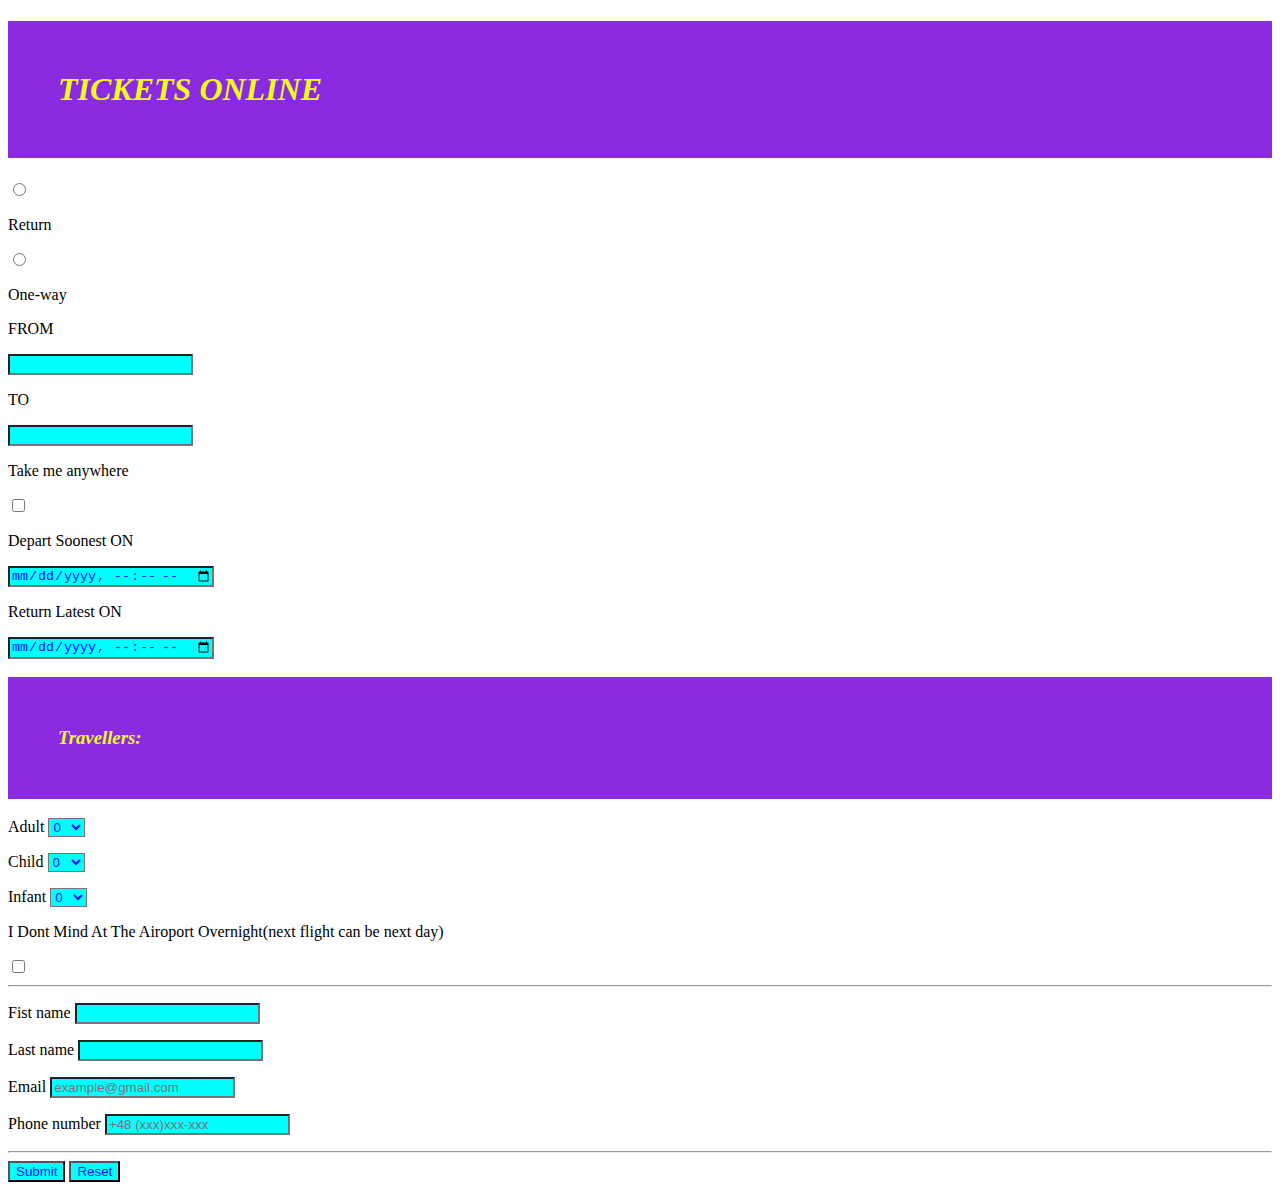
<file: 02/03/index.html>
<!DOCTYPE html>
<html lang="en">
<head>
    <meta charset="UTF-8">
    <meta name="viewport" content="width=device-width, initial-scale=1.0">
    <title>Document</title>
    <link rel="stylesheet" href="style/style.css">
</head>
<body>
    <form>
        <h1 >
            TICKETS ONLINE
        </h1>
        <div>
            <input type="radio" name="delivery" id="Return">
            <p>
                <label for="Return">Return</label>
            </p>
            <input type="radio" name="delivery" id="One-way">
            <p>
                <label for="One-way">One-way</label>
            </p>
        </div>
        <div>
            <p>
                 <label for="FROM">FROM</label>
            </p>
            <input type="text" name="FROM" id="FROM">
            <p>
                <label for="TO">TO</label>
            </p>
            <input type="text" name="TO" id="TO">
        </div>
        <div>
            <p>
                <label for="Take me anywhere">Take me anywhere</label>
            </p>
            <input type="checkbox" name="" id="Take-me-anywhere">
        </div>
        <div>
            <p>
                <label for="Depart Soonest ON">Depart Soonest ON</label>
            </p>
            <input type="datetime-local" name="" id="Depart-Soonest-ON">
        </div>
        <div>
            <p>
                <label for="Return Latest ON">Return Latest ON</label>
            </p>
            <input type="datetime-local" name="ON" id="ON">
        </div>
        
        <h3>
            Travellers:
        </h3>
            <p>
             Adult
            <select name="Adult" id="Adult">
                <option value="0">0</option>
                <option value="01">01</option>
                <option value="02">02</option>
                <option value="03">03</option>
                <option value="04">04</option>
            </select>
           </p>
            <p>
                Child
                <select name="Child" id="Child">
                    <option value="0">0</option>
                    <option value="01">01</option>
                    <option value="02">02</option>
                    <option value="03">03</option>
                    <option value="04">04</option>
                </select>
            </p>
            <p>
                Infant
                <select name="Child" id="Child">
                    <option value="0">0</option>
                    <option value="01">01</option>
                    <option value="02">02</option>
                    <option value="03">03</option>
                    <option value="04">04</option>
                </select>
            </p>
            <div>
                <p>
                    I Dont Mind At The Airoport Overnight(next flight can be next day)
                </p>
                <input type="checkbox" name="Overnight" id="Overnight">
            </div>
            <hr>
            <div>
                <p>
                    <label for="Fist name">Fist name</label>
                    <input type="text" name="Fist name" id="Fist-name">
             </p>
            </div>
            <div>
                <p>
                    <label for="Last name">Last name</label>
                    <input  type="text" name="Last name" id="Last-name">
             </p>
            </div>
            <div>
                <p>
                    <label for="Email">Email</label>
                    <input placeholder="example@gmail.com" type="email" name="Email" id="Email">
                </p>
                <p>
                   <label for="Phone number">Phone number</label>
                    <input placeholder="+48 (xxx)xxx-xxx" type="number" name="Phone number" id="Phone-number">
                </p>
                
                
            </div>
            <hr>
           <div>
            <input type="submit" value="Submit">
            <input type="reset" value="Reset">
           </div>
    </form>
</body>
</html>
</file>
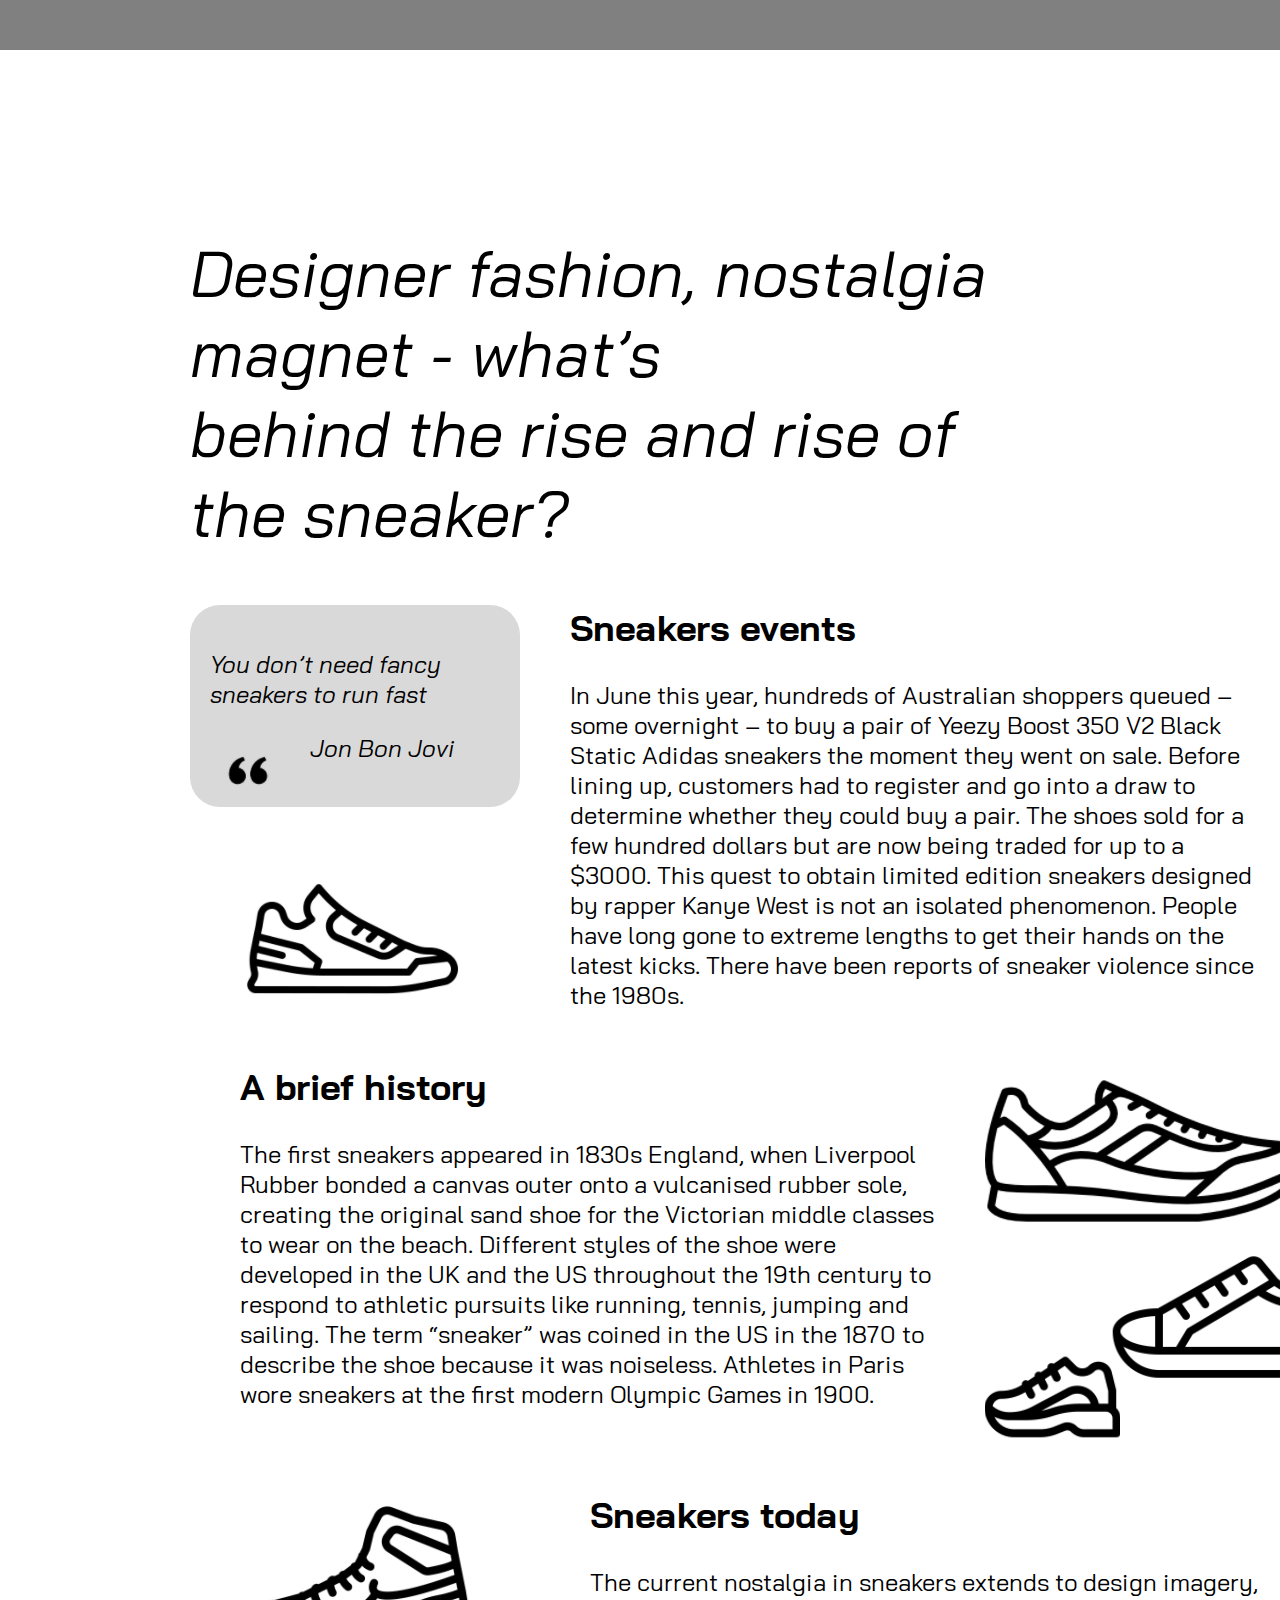
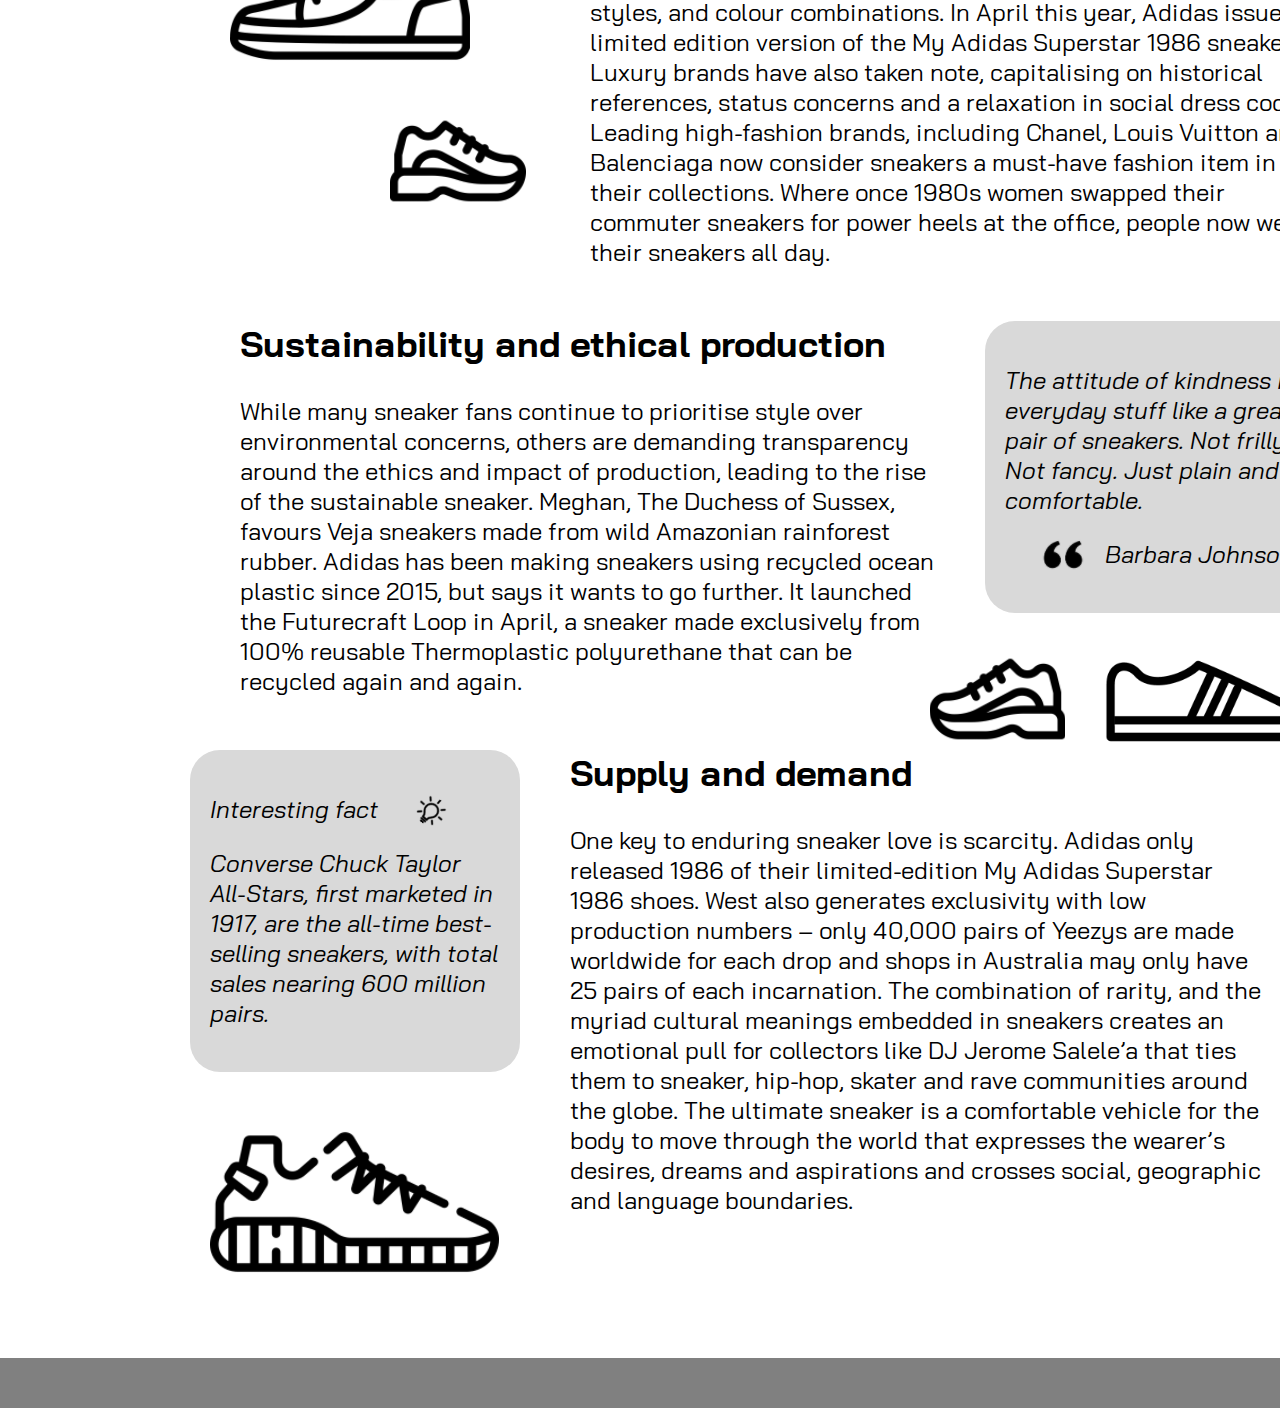
<file: 02/06/index.html>
<!DOCTYPE html>
<html lang="en">
<head>
    <meta charset="UTF-8">
    <meta name="viewport" content="width=device-width, initial-scale=1.0">
    <title>Document</title>
    <link rel="preconnect" href="https://fonts.googleapis.com">
<link rel="preconnect" href="https://fonts.gstatic.com" crossorigin>
<link href="https://fonts.googleapis.com/css2?family=Bai+Jamjuree:ital,wght@0,200;0,300;0,400;0,500;0,600;0,700;1,200;1,300;1,400;1,500;1,600;1,700&family=Inter:wght@100..900&display=swap" rel="stylesheet">
<link rel="stylesheet" href="style/style.css">
</head>
<body>
    <article >
        <div class="title">
            <p>
                <i>
                 Designer fashion, nostalgia <br> magnet - what’s <br>
                 behind the rise and rise of <br> the sneaker?
                </i> 
        </div>
        <div class="oneblock">
            <div class="block">
                <div class="quote">
                    <p>
                        <i>
                          You don’t need fancy sneakers to run fast
                    </i>
                   </p>
                   <p class="authorquote">
                    <i>
                        Jon Bon Jovi
                    </i>
                   </p>
                    <img src="image/image 3.png" alt="quote" width="76px" height="47px">
                </div>
                <div class="sheaker">
                    <img src="image/image 8.png" alt="sheaker" width="225px" height="225px">
                </div>
            </div>
            <div class="onearticle">
                <h2>
                    Sneakers events
                </h2>
                <p>
                    In June this year, hundreds of Australian shoppers queued – some overnight – to buy a pair of Yeezy Boost 350 V2 Black Static Adidas sneakers the moment they went on sale. Before lining up, customers had to register and go into a draw to determine whether they could buy a pair. The shoes sold for a few hundred dollars but are now being traded for up to a $3000. This quest to obtain limited edition sneakers designed by rapper Kanye West is not an isolated phenomenon. People have long gone to extreme lengths to get their hands on the latest kicks. There have been reports of sneaker violence since the 1980s.
                </p>
            </div>
        </div>
        <div class="oneblock">
            <div class="onearticle">
                <h2>
                    A brief history
                </h2>
                <p>
                    The first sneakers appeared in 1830s England, when Liverpool Rubber bonded a canvas outer onto a vulcanised rubber sole, creating the original sand shoe for the Victorian middle classes to wear on the beach. Different styles of the shoe were developed in the UK and the US throughout the 19th century to respond to athletic pursuits like running, tennis, jumping and sailing. The term “sneaker” was coined in the US in the 1870 to describe the shoe because it was noiseless. Athletes in Paris wore sneakers at the first modern Olympic Games in 1900.
                </p>
            </div>
            <div class="block">
                <div class="onesheaker">
                    <img src="image/image 4 (1).png" alt="sheaker" width="312" height="312">
                </div>
                <div class="minisheaker">
                    <img src="image/image 9.png" alt="minisheaker" width="135" height="136">
                </div> 
                <div class="threesheaker">
                    <img src="image/image 7.png" alt="sheaker" width="247" height="244">
                </div>
            </div>
        </div>
        <div class="oneblock">
            <div class="block">
                <div class="imgsheaker">
                      <img src="image/image 5.png" alt="sheaker" width="240px" height="240px">
                </div>
                  <div class="imgtwosheaker">
                    <img src="image/image 6.png" alt="sheaker" width="136px" height="136px">
                  </div>
                <div class="twoarticle">
                    <h2>
                        Sneakers today
                    </h2>
                    <p>
                        The current nostalgia in sneakers extends to design imagery, styles, and colour combinations. In April this year, Adidas issued a limited edition version of the My Adidas Superstar 1986 sneaker.
                        Luxury brands have also taken note, capitalising on historical references, status concerns and a relaxation in social dress codes.
                        Leading high-fashion brands, including Chanel, Louis Vuitton and Balenciaga now consider sneakers a must-have fashion item in their collections. Where once 1980s women swapped their commuter sneakers for power heels at the office, people now wear their sneakers all day.
                    </p>
                </div>
            </div>
        </div>
        <div>
            <div class="oneblock">
                <div class="onearticle">
                        <h2>
                            Sustainability and ethical production
                        </h2>
                        <p>
                            While many sneaker fans continue to prioritise style over environmental concerns, others are demanding transparency around the ethics and impact of production, leading to the rise of the sustainable sneaker. Meghan, The Duchess of Sussex, favours Veja sneakers made from wild Amazonian rainforest rubber. Adidas has been making sneakers using recycled ocean plastic since 2015, but says it wants to go further. It launched the Futurecraft Loop in April, a sneaker made exclusively from 100% reusable Thermoplastic polyurethane that can be recycled again and again.
                        </p>
                </div>
                <div class="block">
                    <div class="quote">
                        <p>
                            <i>
                                The attitude of kindness is everyday stuff like a great pair of sneakers. Not frilly. Not fancy. Just plain and comfortable.
                        </i>
                       </p>
                        <img class="imagequote" src="image/image 3.png" alt="quote" width="76px" height="47px">
                        <p class="authorquote">
                            <i> 
                                Barbara Johnson
                            </i>
                        </p>
                    </div>
                     <div class="imagesheakersone">
                        <img src="image/image 9.png" alt="sheaker" width="135px" height="136px">
                    </div>
                    <div class="imagesheakerstwo">
                        <img src="image/image 10.png" alt="sheaker" width="200px" height="200px">
                    </div>
                </div>
            </div>
            <div class="oneblock">
                <div class="block">
                    <div class="quote">
                        <p class="quotetfakt">
                            <i>
                                Interesting fact
                            </i>
                        </p>
                        <img class="ligth" rotate(45) src="image/image 1.png" alt="ligth" width="42px" height="42px">
                        <p>
                            <i>
                                Converse Chuck Taylor All-Stars, first marketed in 1917, are the all-time best-selling sneakers, with total sales nearing 600 million pairs.
                            </i>
                        </p>
                    </div>
                    <div class="image-sheaker">
                        <img src="image/image 12.png" alt="sheaker" width="289px" height="260px">
                    </div>
                </div>
                <div class="onearticle">
                    <h2>
                        Supply and demand
                    </h2>
                    <p>
                        One key to enduring sneaker love is scarcity. Adidas only released 1986 of their limited-edition My Adidas Superstar 1986 shoes. West also generates exclusivity with low production numbers – only 40,000 pairs of Yeezys are made worldwide for each drop and shops in Australia may only have 25 pairs of each incarnation. The combination of rarity, and the myriad cultural meanings embedded in sneakers creates an emotional pull for collectors like DJ Jerome Salele’a that ties them to sneaker, hip-hop, skater and rave communities around the globe. The ultimate sneaker is a comfortable vehicle for the body to move through the world that expresses the wearer’s desires, dreams and aspirations and crosses social, geographic and language boundaries.
                    </p>
                </div>
            </div>
    </article>
</body>
</html>
</file>
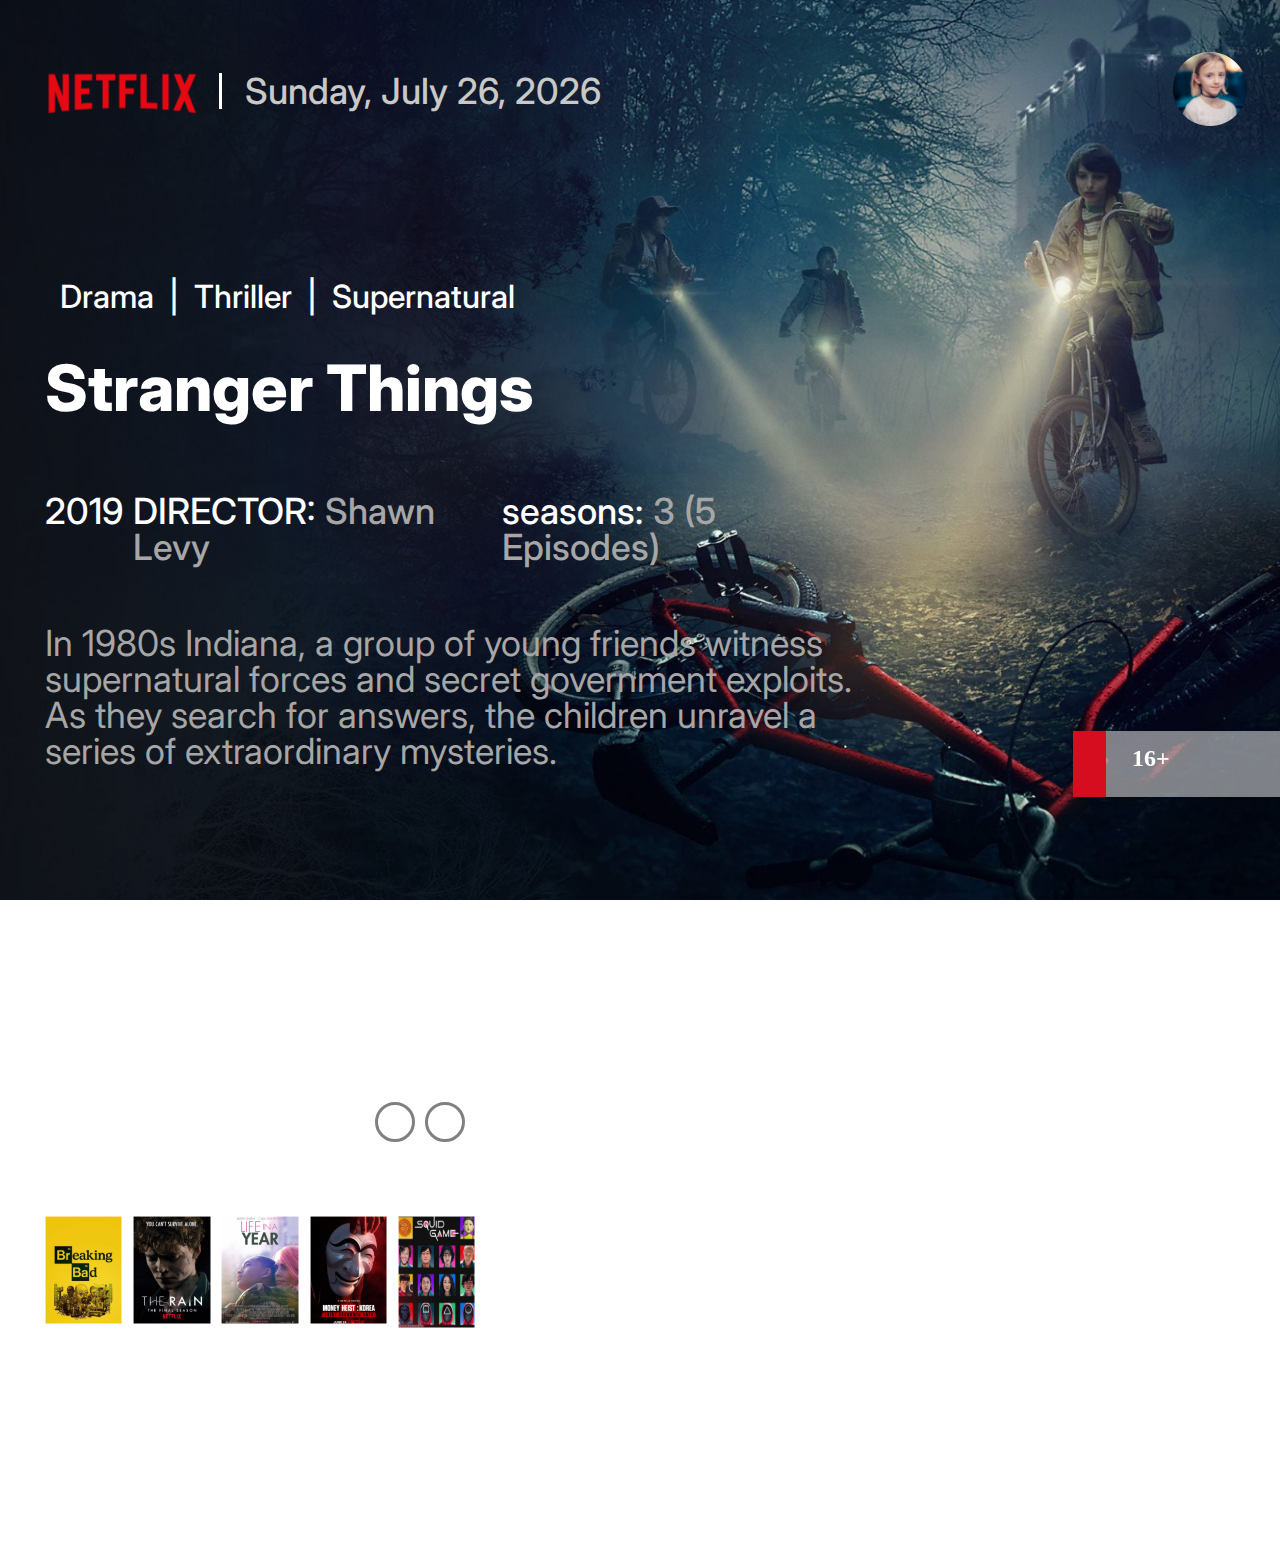
<file: 02/08/index.html>
<!DOCTYPE html>
<html lang="en">
<head>
    <meta charset="UTF-8">
    <meta name="viewport" content="width=device-width, initial-scale=1.0">
    <title>Netflix</title>
    <link rel="stylesheet" href="https://cdnjs.cloudflare.com/ajax/libs/font-awesome/6.6.0/css/all.min.css" integrity="sha512-Kc323vGBEqzTmouAECnVceyQqyqdsSiqLQISBL29aUW4U/M7pSPA/gEUZQqv1cwx4OnYxTxve5UMg5GT6L4JJg==" crossorigin="anonymous" referrerpolicy="no-referrer" />
    <link rel="preconnect" href="https://fonts.googleapis.com">
    <link rel="preconnect" href="https://fonts.gstatic.com" crossorigin>
    <link href="https://fonts.googleapis.com/css2?family=Inter+Tight:ital,wght@0,100..900;1,100..900&family=Inter:ital,opsz,wght@0,14..32,100..900;1,14..32,100..900&display=swap" rel="stylesheet">
    <link rel="stylesheet" href="style/reset.css">
    <link rel="stylesheet" href="style/style.css">
    
</head>
<body>
        <header>
            <div class="logo">
                <div class="imglogo">
                    <img src="image/netflix-logo-png-2562 1.png" alt="logo" width="156px" height="48px">
                </div>
                <div class="data">
                    <h2 class="inter-medium">
                        <span class="greytekst">Friday July 8th</span>
                    </h2>
                    
                </div>
            </div>
            <div class="imgandavatar">
                <button  class="search">
                    <i class="fa-solid fa-magnifying-glass fa-xl" style="color: #ffffff;"></i>
                </button>
                <div class="avatar">
                    <a href="#"><img src="image/Ellipse 2.png" alt="avatar" width="74px" height="74px"></a>
                </div>
            </div>
        </header>
        <section>
            <div class="textsection">
                <div class="caption">
                    <h2 class="genres inter-medium ">
                        <!-- <span class="drama">Drama</span><span class="type">Thriller </span><span class="type">Thriller Supernatural</span> -->
                    </h2>
                </div>
                <div class="caption">
                    <h1 class="inter-extra">
                        Stranger Things
                    </h1>
                </div>
                <div class="typeserial">
                    <h2 class="inter-medium">
                       2019
                    </h2>
                    <h2 class="inter-medium">
                        DIRECTOR:<span>Shawn Levy </span>
                    </h2>
                    <h2 class="inter-medium">
                        seasons:<span>3 (5 Episodes)</span>
                    </h2>
                </div>
                <div class="desc">
                <h2 class="inter-regular">
                    In 1980s Indiana, a group of young friends witness supernatural forces and secret government exploits. As they search for answers, the children unravel a series of extraordinary mysteries.
                </h2>
                </div>
            </div>
            <div class="cointainerstars">
                <div class="star">
                    <i class="fa-regular fa-star fa-xl" data-index="1" style="color:  #fcfcfc;"></i>
                    <i class="fa-regular fa-star fa-xl" data-index="2" style="color: #fcfcfc;"></i>
                    <i class="fa-regular fa-star fa-xl" data-index="3" style="color:  #fcfcfc;"></i>
                    <i class="fa-regular fa-star fa-xl" data-index="4" style="color: #fcfcfc;"></i>
                    <i class="fa-regular fa-star fa-xl" data-index="5" style="color: #fcfcfc;"></i>
                </div>
          </div>
         <div class="inter-medium">
            <div class="iconbutton">
                <button class="buttonred">
                    STREAM NOW
                    <i class="fa-solid fa-circle-play fa-xl" style="color: #f7f9fd;"></i>
                </button>
                 <button class="twobutton">
                    ALL EPISODES
                </button>
              </div>
         </div>
         <div class="box">
            <div>
                <h2 class="inter-extra">
                    POPULAR THIS WEEK
                </h2>
            </div>
            <div class="arrows">
                <div class="arrow-left">
                    <i class="fa-solid fa-chevron-right fa-flip-horizontal fa-2xs"></i>
                </div>
                 <div class="arrow-right">
                    <i class="fa-solid fa-chevron-right fa-2xs"></i>
                </div>
            </div>
         </div>    
        </section>
        <section>
            <div class="catalog">
                <div class="film">
                    <img src="image/Rectangle 6.png" alt="film" width="100%" >
                </div>
                <div class="film">
                    <img src="image/Rectangle 7.png" alt="film" width="100%">
                </div>
                <div class="film">
                    <img src="image/Rectangle 8.png" alt="film" width="100%" >
                </div>
                <div class="film">
                    <img src="image/Rectangle 9.png" alt="film" width="100%">
                </div>
                <div class="film">
                    <img src="image/Rectangle 11.png" alt="film" width="100%">
                </div>
                <div class="film">
                    <img src="image/0.jpg" alt="film" width="100%" >
                </div>
                <div class="film">
                    <img src="image/1.jpg" alt="film" width="100%">
                </div>
                <div class="film">
                    <img src="image/2.jpg" alt="film" width="100%" >
                </div>
                <div class="film">
                    <img src="image/3.jpg" alt="film" width="100%">
                </div>
                <div class="film">
                    <img src="image/images8.jpg" alt="film" width="100%">
                </div>
                <div class="film">
                    <img src="image/images3.jpg" alt="film" width="100%" >
                </div>
                <div class="film">
                    <img src="image/16.jpg" alt="film" width="100%">
                </div>
                <div class="film">
                    <img src="image/19.jpg" alt="film" width="100%" >
                </div>
                <div class="film">
                    <img src="image/20.jpg" alt="film" width="100%">
                </div>
                <div class="film">
                    <img src="image/25.jpg" alt="film" width="100%">
                </div>
            </div>
            <div class="ratiogblock">
                <div class="red">

                </div>
                <div class="rating">
                    <h2>
                        16+
                    </h2>
                </div>
            </div>
        </section>
        <script src="main.js"></script>
</body>
</html>
</file>
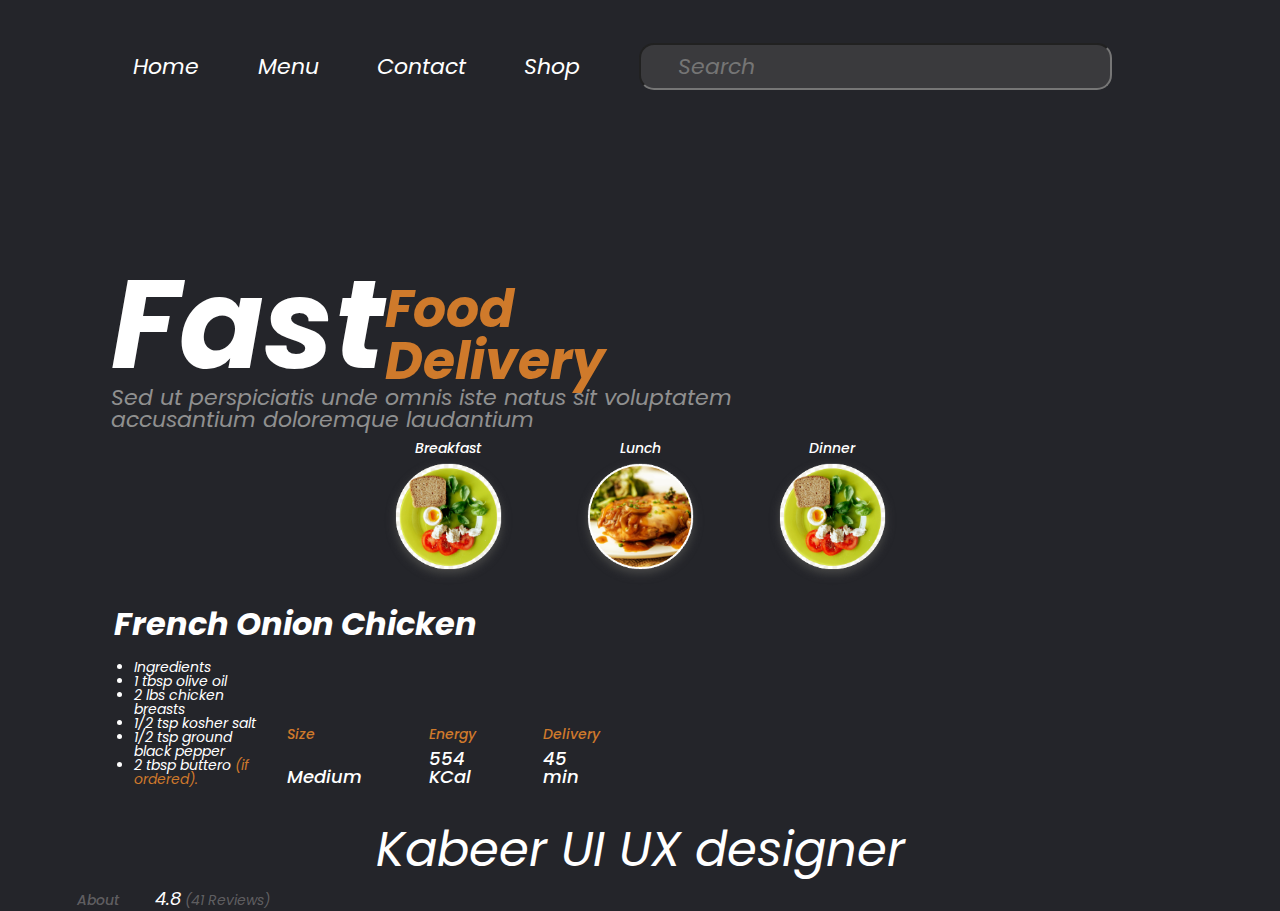
<file: 02/09/index.html>
<!DOCTYPE html>
<html lang="en">
<head>
    <meta charset="UTF-8">
    <meta name="viewport" content="width=device-width, initial-scale=1.0">
    <title>Document</title>
    <link rel="stylesheet" href="https://cdnjs.cloudflare.com/ajax/libs/font-awesome/6.6.0/css/all.min.css" integrity="sha512-Kc323vGBEqzTmouAECnVceyQqyqdsSiqLQISBL29aUW4U/M7pSPA/gEUZQqv1cwx4OnYxTxve5UMg5GT6L4JJg==" crossorigin="anonymous" referrerpolicy="no-referrer" />
    <link rel="preconnect" href="https://fonts.googleapis.com">
<link rel="preconnect" href="https://fonts.gstatic.com" crossorigin>
<link href="https://fonts.googleapis.com/css2?family=Poppins:ital,wght@0,100;0,200;0,300;0,400;0,500;0,600;0,700;0,800;0,900;1,100;1,200;1,300;1,400;1,500;1,600;1,700;1,800;1,900&display=swap" rel="stylesheet">
    <link rel="stylesheet" href="style/reset.css">
    <link rel="stylesheet" href="style/style.css">
</head>
<body>
    <header>
        <div >
            <h2 class="poppins-regular-italic">
                Home
            </h2>
        </div>
        <div>
            <h2 class="poppins-regular-italic">
                Menu
            </h2>
        </div>
        <div>
            <h2 class="poppins-regular-italic">
                Contact
            </h2>
        </div>
        <div>
            <h2 class="poppins-regular-italic">
                Shop
            </h2>
        </div>
        </div>
            <input placeholder="Search" class="poppins-regular-italic" type="search" name="" id="">
        </div>
    </header>
    <section>
        <div>
            <div class="caption">
                <div class="oneblock">
                    <h1 class="poppins-bold-italic">
                        Fast
                    </h1>
                </div>
                <div class="twoblock">
                    <h2 class="poppins-bold-italic">
                        Food<br>Delivery
                    </h2>
                </div>
            </div>
            <div class="tekst">
                <p class="poppins-regular-italic">
                    Sed ut perspiciatis unde omnis iste natus sit voluptatem<br> accusantium doloremque laudantium
                </p>
            </div>
        </div>
    </section> 
    <section class="menu">
        <div class="breakfast">
            <h4 class="poppins-medium-italic">
                Breakfast
            </h4>
            <div"imgbreakfast">
                 <img src="image/Rectangle 19.png" alt="breakfast" width="100%">
            </div>
        </div>
        <div class="lunch">
            <h4 class="poppins-medium-italic">
                Lunch
            </h4>
            <div class="class="imglunch"">
                <img src="image/Rectangle 17.png" alt="lunch" width="100%">
            </div>
        </div>
        <div class="dinner">
            <h4 class="poppins-medium-italic">
                Dinner
            </h4>
            <div class="imgdinner">
                <img src="image/Rectangle 19.png" alt="dinner"width="100%">
            </div>
        </div>
    </section>
    <section class="container">
        <div class="dish-details">
            <h2 class="poppins-bold-italic"> 
                French Onion Chicken
            </h2>
        </div>
             <div class="ingredients">
            <ul  class="poppins-regular-italic ">
                <li>Ingredients</li>
                <li>1 tbsp olive oil</li>
                <li>2 lbs chicken breasts</li>
                <li>1/2 tsp kosher salt</li>
                <li>1/2 tsp ground black pepper</li>
                <li>2 tbsp buttero <span>(if ordered).</span> </li>
            </ul>
        </div>
         <div class="info">
            <div class="info-item">
                <h4 class="poppins-medium-italic">
                    <span>Size</span> 
                 </h4>
                 <h3 class="poppins-medium-italic">
                     Medium
                 </h3>
            </div>
            <div class="info-item">
                <h4 class="poppins-medium-italic">
                    <span>Energy</span> 
                 </h4>
                 <h3 class="poppins-medium-italic">
                     554 KCal
                 </h3>
            </div>
            <div class="info-item">
                <h4 class="poppins-medium-italic">
                    <span>Delivery</span>  
                  </h4>
                  <h3 class="poppins-medium-italic">
                      45 min
                  </h3>
            </div>
        </div>
    </section>
    <footer>
        <div class="designer">
            <h1 class="poppins-regular-italic">
                Kabeer UI UX designer
            </h1>
        </div>
        <div class="rating">
            <div>
                <p class="poppins-medium-italic">
                    <span class="grey">
                        About
                    </span>
                </p>
            </div>
            <div class="img-rating">
                <i class="fa-solid fa-star fa-xs" style="color: #FFD43B;"></i>
                <p class="poppins-regular-italic">
                    4.8<span class="grey">
                        (41 Reviews)
                    </span>
                </p>
            </div>
        </div>
    </footer>          
</body>
</html>
</file>
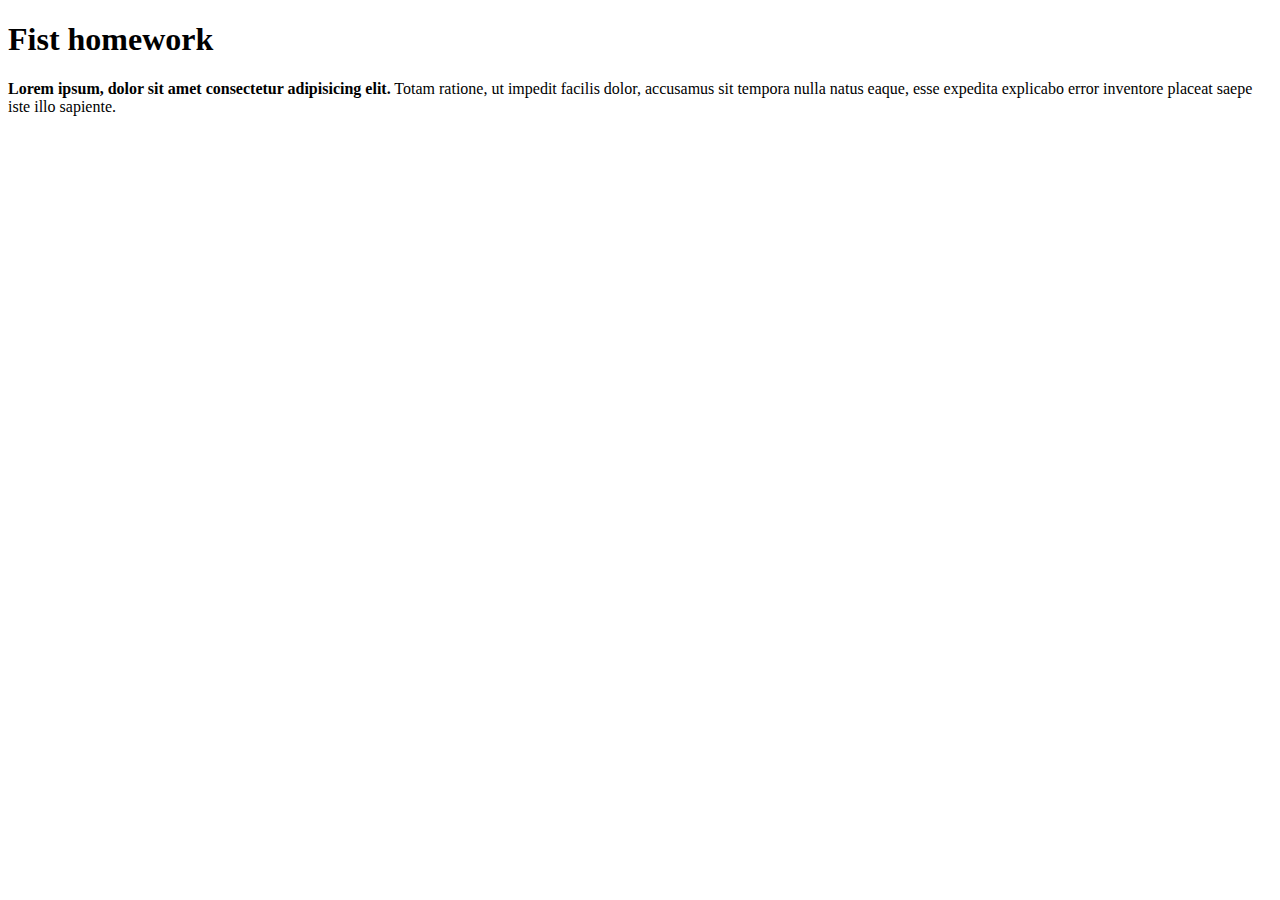
<file: 02/fist/index.html>
<!DOCTYPE html>
<html lang="en">
<head>
    <meta charset="UTF-8">
    <meta name="viewport" content="width=device-width, initial-scale=1.0">
    <title>Document</title>
</head>
<body>
    <h1>
        Fist homework
    </h1>
    <p>
        <b>Lorem ipsum, dolor sit amet consectetur adipisicing elit.</b>
         Totam ratione, ut impedit facilis dolor, accusamus sit tempora nulla natus eaque, esse expedita explicabo error inventore placeat saepe iste illo sapiente.

    </p>
    
</body>
</html>
</file>
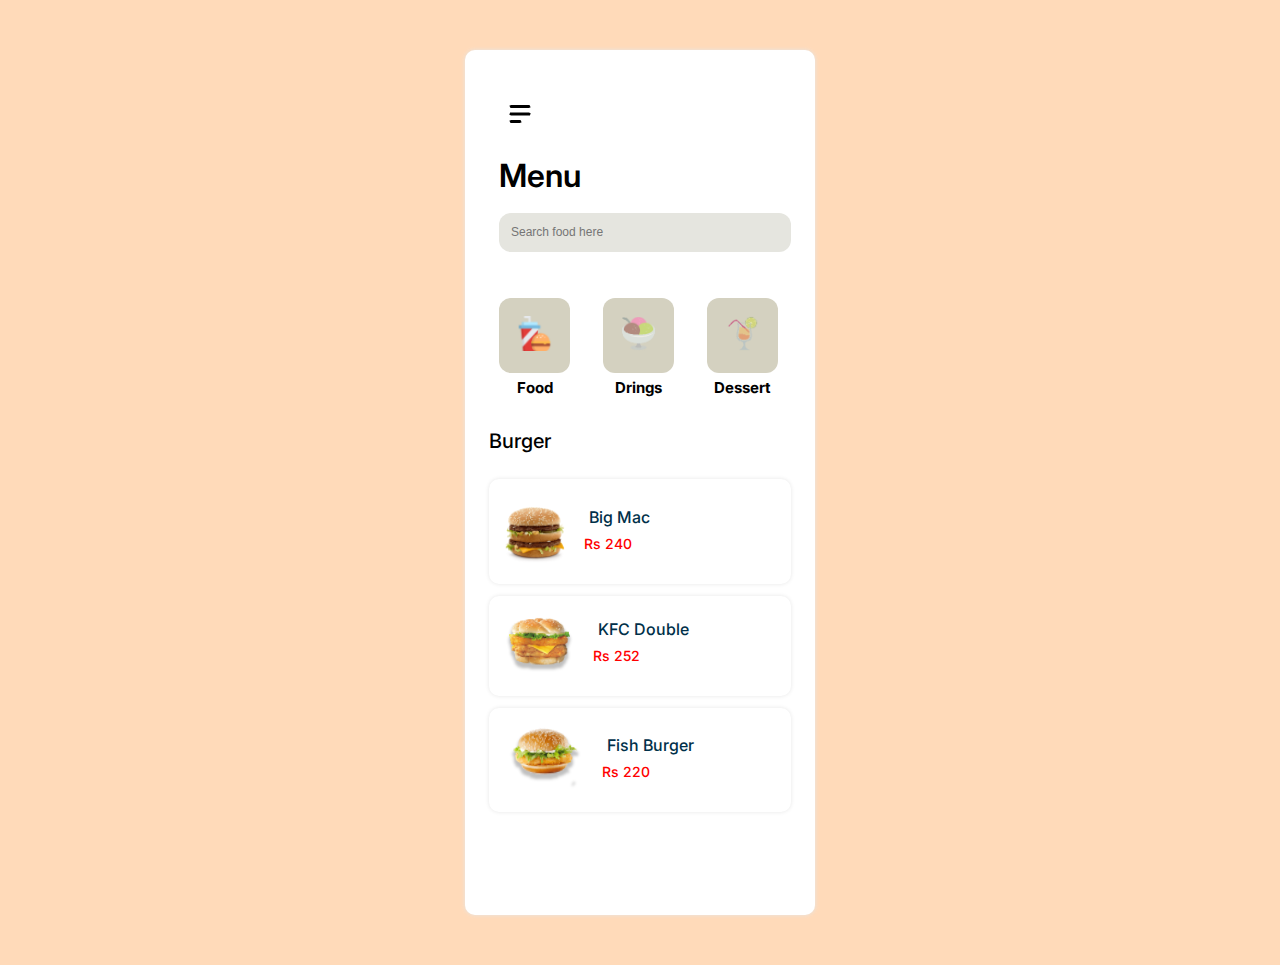
<file: 02/03/04/index.html>
<!DOCTYPE html>
<html lang="en">
<head>
    <meta charset="UTF-8">
    <meta name="viewport" content="width=device-width, initial-scale=1.0">
    <title>Document</title>
    <link rel="stylesheet" href="style/style.css">
    <link rel="preconnect" href="https://fonts.googleapis.com">
    <link rel="preconnect" href="https://fonts.gstatic.com" crossorigin>
    <link href="https://fonts.googleapis.com/css2?family=Inter:wght@100..900&display=swap" rel="stylesheet">
</head>
<body>
    <form class="content">
        <header class="menu">
            <div class="solid-menu">
                <button>
                <img src="image/heroicons-solid_menu-alt-2.png" alt="solid-menu" width="30px" height="30px">
            </button>
                </div>
                   <div>
                    <h1 class="caption">
                        Menu
                    </h1>
                   </div> 
         <div class="Search">
                <input placeholder="Search food here" type="search" id="search">
            </div>
        </header>
        <section class="menu-central">
            <div class="menu-food">
                <div class="block-food">
                    <div class="image-food">
                        <img src="image/image 4.png" alt="food" width="35" height="35">
                    </div>
                    <div>
                        <h4>Food</h4>
                    </div>
                </div>
                <div class="block-food">
                    <div class="image-food"> 
                        <img src="image/Group 5.png" alt="drings" width="35" height="35" >
                    </div>
                    <div>
                        <h4>Drings</h4>
                    </div>
                </div>
                <div class="block-food">
                    <div class="image-food">
                        <img src="image/Group 6.png" alt="dessert" width="35" height="35">
                    </div>
                    <div>
                        <h4>Dessert</h4>
                    </div>
                </div>
    
            </div>
        </section>
        <section>
            <h3>
                Burger
            </h3>
            <div class="menu-burgers">
                <div class="image-burgers">
                    <img src="image/big_mac.png" alt="big_mac">
                    <div class="burger">
                        <h4>
                            Big Mac
                        </h4>
                        <h6>
                            Rs 240
                        </h6>
                    </div>
                </div>
            </div>
            <div class="menu-burgers">
                <div class="image-burgers">
                    <img src="image/590607a10cbeef0acff9a646 1.png" alt="KFS burger">
                    <div class="burger">
                        <h4>
                         KFC Double
                      </h4>
                      <h6 >
                         Rs 252
                      </h6>
                     </div>
                </div>
                </div>
            </div>
            <div class="menu-burgers">
                <div class="image-burgers">
                    <img src="image/fish-mac.png" alt="Fish burger">
                    <div class="burger">
                        <h4>
                            Fish Burger
                        </h4>
                        <h6>
                            Rs 220
                        </h6>
                    </div>
                </div>
            </div>
        </section>
    </form>
</body>
</html>
</file>
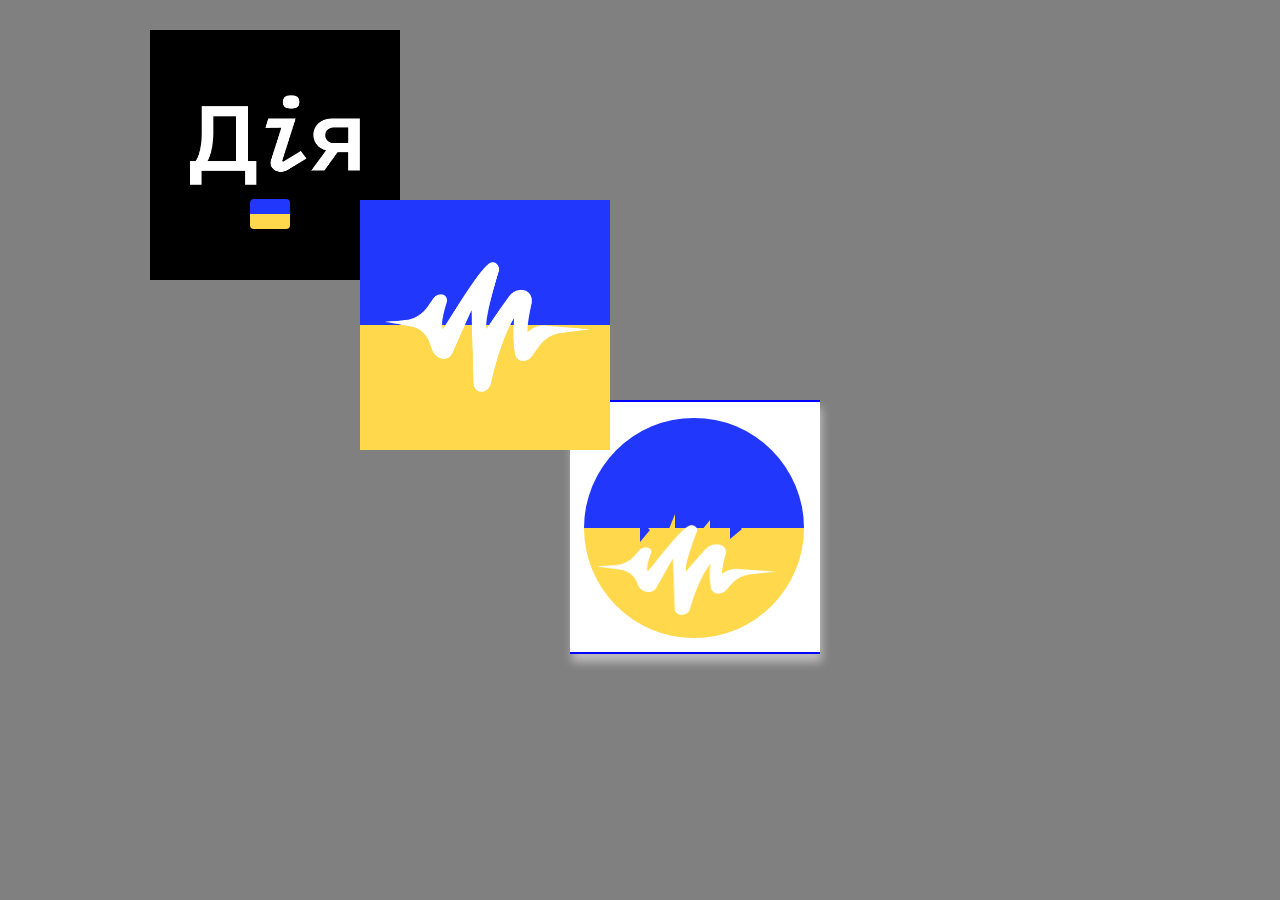
<file: 02/05/dija.html>
<!DOCTYPE html>
<html lang="en">
<head>
    <meta charset="UTF-8">
    <meta name="viewport" content="width=device-width, initial-scale=1.0">
    <title>Diia</title>
    <link rel="stylesheet" href="style/style.css">
</head>
<body>
    <form action="relative">
        <div class="one-block">
            <img src="image/Vector.png" alt="vektor Diia" width="170px" height="90px">
        <div class="miniflag">
        </div>    
        </div>
        <div class="two-block">
            <img src="image/Glyph.png" alt="Grypch" width="205px" height="130px">

        </div>
        <div class="three-block">
            <div class="flag"></div>
            <div class="triangle-rigth"></div>
            <div class="triangle-left"></div>
            <div class="triangleleftyellow"></div>
            <div class="triangle-rigth-yellow"></div>
            <img src="image/Glyph.png" alt="Grypch" width="180px" height="90px">

        </div>
    </form>
    
</body>
</html>
</file>
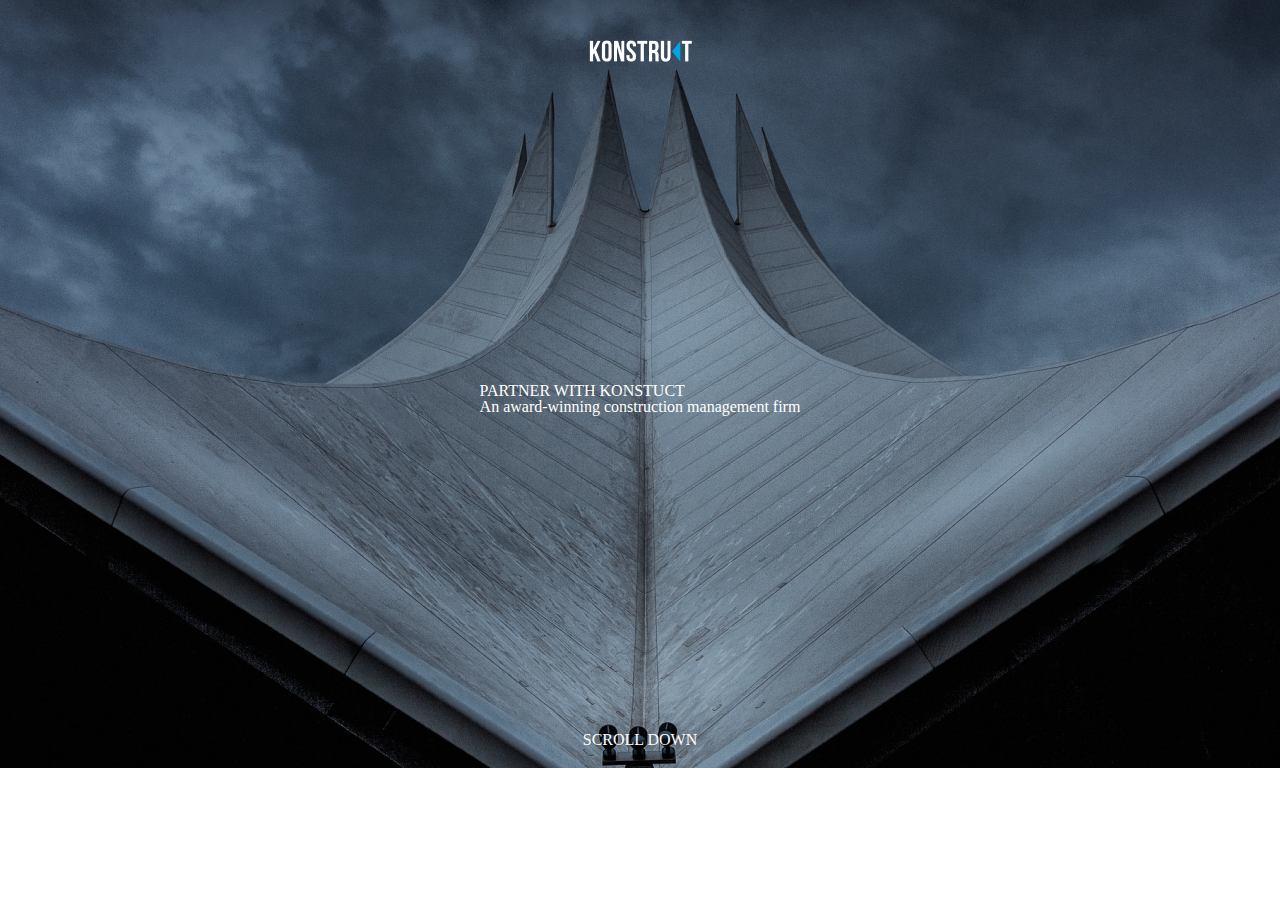
<file: 02/09/konstruck.html>
<!DOCTYPE html>
<html lang="en">
<head>
    <meta charset="UTF-8">
    <meta name="viewport" content="width=device-width, initial-scale=1.0">
    <title>Konstrukt</title>
    <link rel="preconnect" href="https://fonts.googleapis.com">
<link rel="preconnect" href="https://fonts.gstatic.com" crossorigin>
<link href="https://fonts.googleapis.com/css2?family=Bebas+Neue&display=swap" rel="stylesheet">
    <link rel="stylesheet" href="style/reset.css">
    <link rel="stylesheet" href="style/konstruktstyle.css">
</head>
<body>
    <header>
             <div>
            <img src="image/projeco-logo.png" alt="logo">
        </div>
        <div>
            <h1>
                PARTNER WITH KONSTUCT
            </h1>
            <h5>
                An award-winning construction management firm
            </h5>
        </div>
        <div>
            <h3>
                SCROLL DOWN
            </h3>
        </div>
    </header>
    <main class="nav">
    </main>
</body>
</html>
</file>
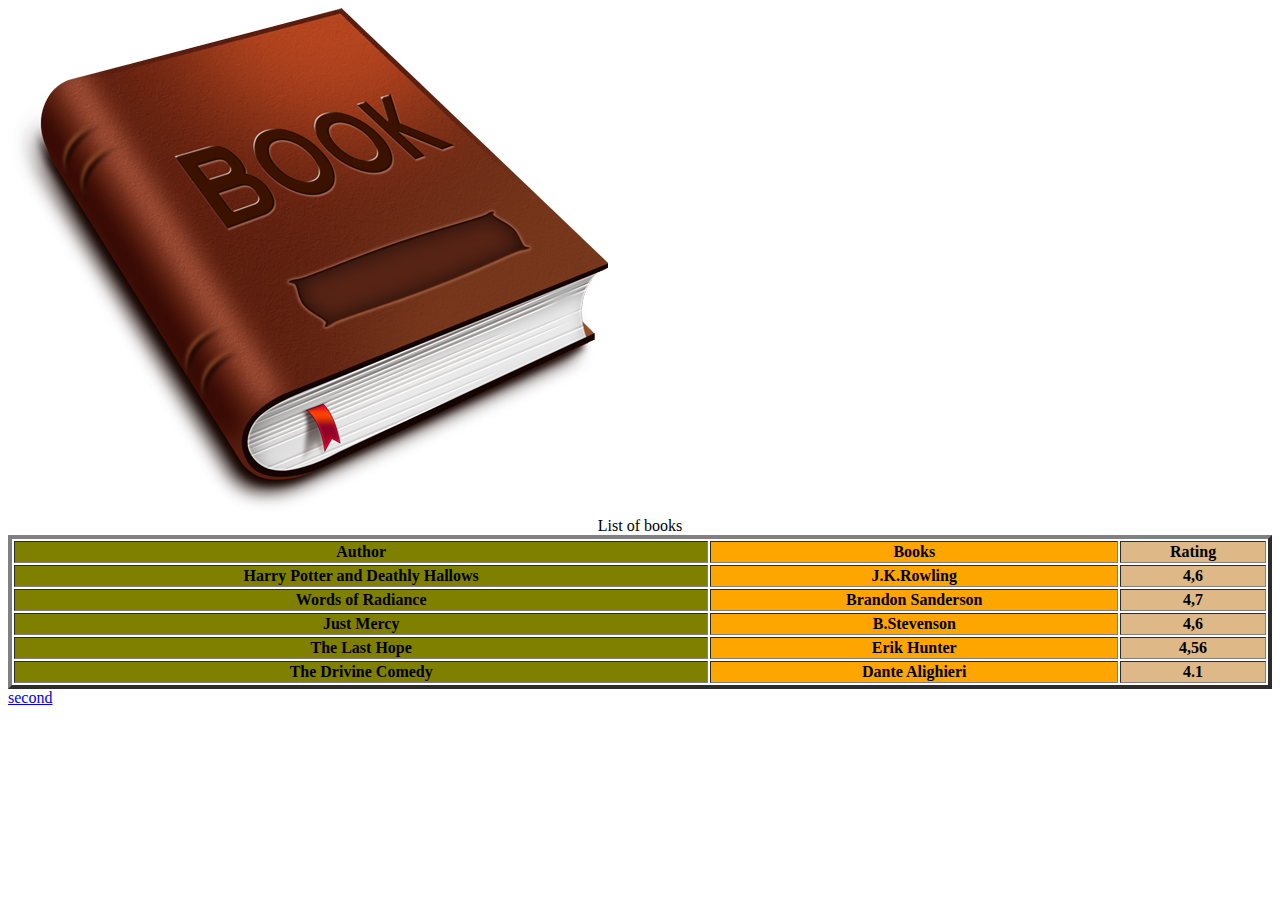
<file: 02/fist/fist.html>
<!DOCTYPE html>
<html lang="en">
<head>
    <meta charset="UTF-8">
    <meta name="viewport" content="width=device-width, initial-scale=1.0">
    <title>Document</title>
</head>
<body>
    <img src="images/leather-book-preview.png" alt="books">
    <table border="4" style="width: 100%;">
        <caption>List of books</caption>
        <colgroup>
            <col style="background: olive;">
            <col style="background-color: orange;">
            <col style="background-color: burlywood;">
        </colgroup>
        <thead>
            <th>Author</th>
            <th>Books</th>
            <th>Rating</th>
        </thead>
        <tr>
            <th>Harry Potter and Deathly Hallows</th>
            <th>J.K.Rowling</th>
            <th>4,6</th>
        </tr>
        <tr>
            <th>Words of Radiance</th>
        <th>Brandon Sanderson</th>
        <th>4,7</th>
        </tr>
        <tr>
            <th>Just Mercy</th>
            <th>B.Stevenson</th>
            <th>4,6</th>
        </tr>
        <tr>
        <th>The Last Hope</th>
         <th>Erik Hunter</th>
        <th>4,56</th>
        </tr>
        <tr>
            <th>The Drivine Comedy
                <th>Dante Alighieri</th>
                <th>4.1</th>
            </th>
        </tr>
    
    </table>
    <a href="second.html">second</a>
</body>
</html>
</file>
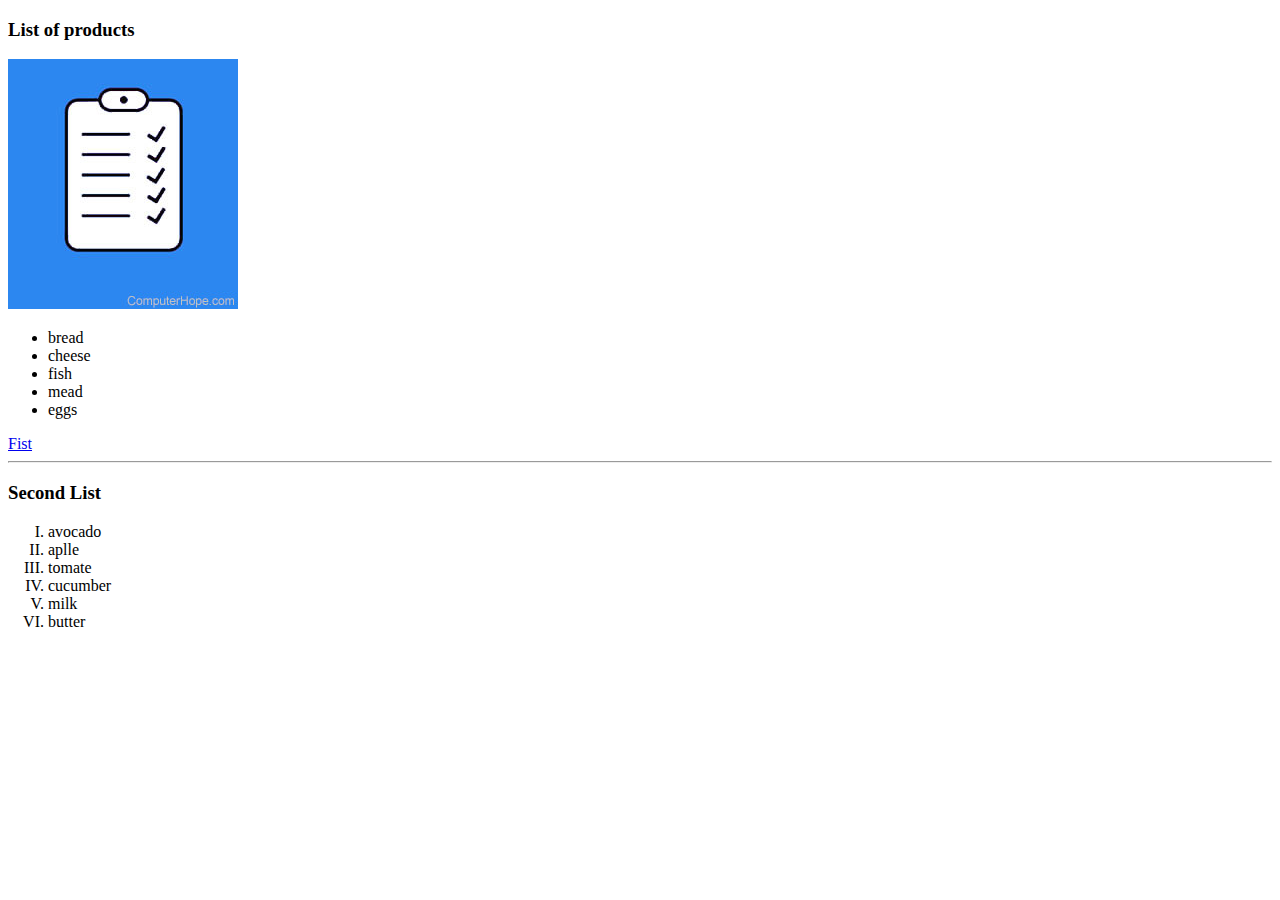
<file: 02/fist/second.html>
<!DOCTYPE html>
<html lang="en">
<head>
    <meta charset="UTF-8">
    <meta name="viewport" content="width=device-width, initial-scale=1.0">
    <title>Document</title>
</head>
<body>
 <h3>
    List of products
 </h3>
 <img src="images/list.jpg" alt="list">
<ul>
    <li>bread</li>
    <li>cheese</li>
    <li>fish</li>
    <li>mead</li>
    <li>eggs</li>
</ul>
<a href="fist.html">Fist</a>
<hr>
<h3>
    Second List
</h3>
<ol type="I">
    <li>avocado</li>
    <li>aplle</li>
    <li>tomate</li>
    <li>cucumber</li>
    <li>milk</li>
    <li>butter
    </li>
</ol>
</body>
</html>
</file>
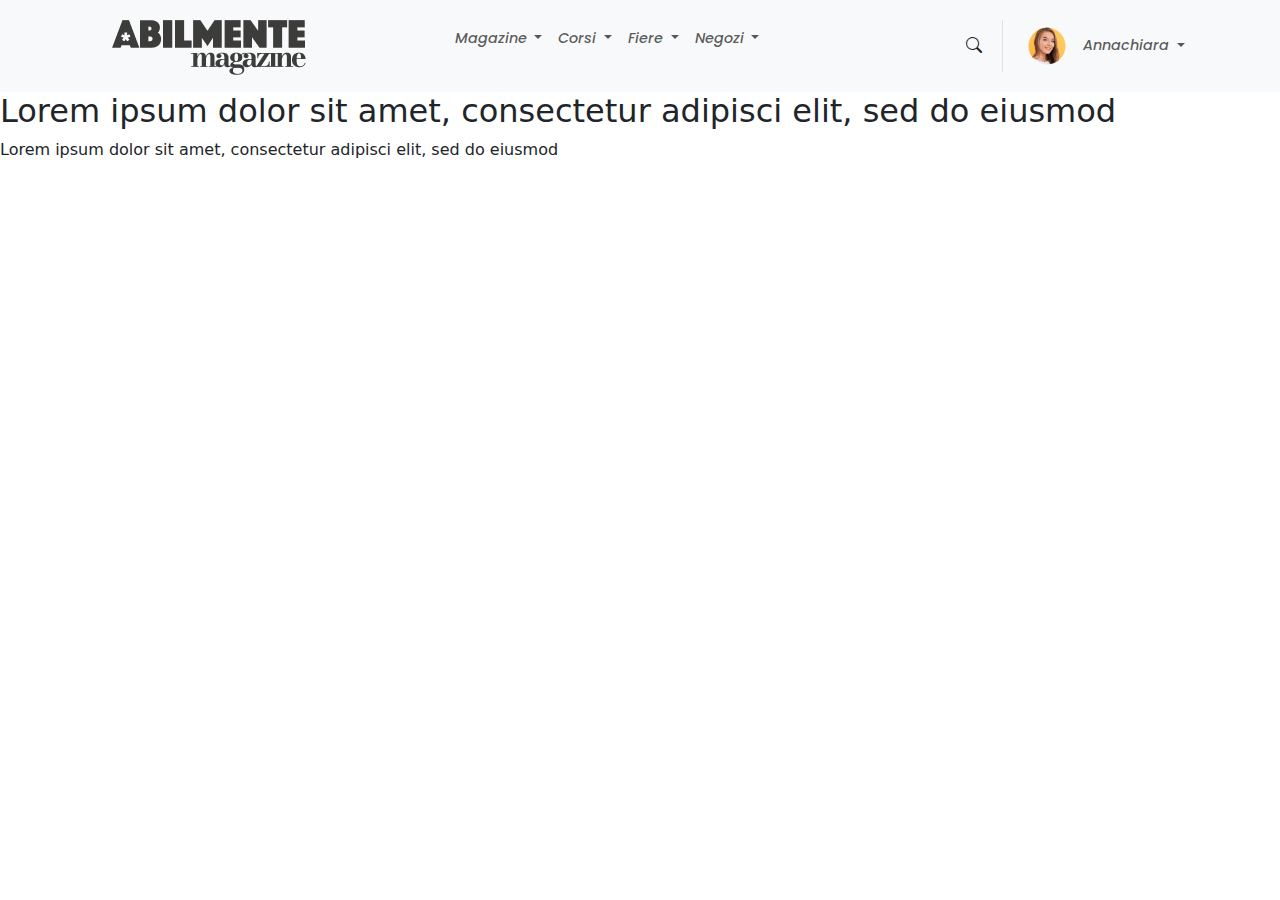
<file: 02/Additional_work/001/homepage.html>
<!doctype html>
<html lang="en">
  <head>
    <meta charset="utf-8">
    <meta name="viewport" content="width=device-width, initial-scale=1">
    <title>Home</title>
    <link rel="preconnect" href="https://fonts.googleapis.com">
<link rel="preconnect" href="https://fonts.gstatic.com" crossorigin>
<link href="https://fonts.googleapis.com/css2?family=Poppins:ital,wght@0,100;0,200;0,300;0,400;0,500;0,600;0,700;0,800;0,900;1,100;1,200;1,300;1,400;1,500;1,600;1,700;1,800;1,900&display=swap" rel="stylesheet">
    <link href="https://cdn.jsdelivr.net/npm/bootstrap-icons/font/bootstrap-icons.css" rel="stylesheet">
    <link rel="stylesheet" href="https://cdnjs.cloudflare.com/ajax/libs/font-awesome/6.6.0/css/all.min.css" integrity="sha512-Kc323vGBEqzTmouAECnVceyQqyqdsSiqLQISBL29aUW4U/M7pSPA/gEUZQqv1cwx4OnYxTxve5UMg5GT6L4JJg==" crossorigin="anonymous" referrerpolicy="no-referrer" />
    <link href="https://cdn.jsdelivr.net/npm/bootstrap@5.3.3/dist/css/bootstrap.min.css" rel="stylesheet" integrity="sha384-QWTKZyjpPEjISv5WaRU9OFeRpok6YctnYmDr5pNlyT2bRjXh0JMhjY6hW+ALEwIH" crossorigin="anonymous">
    <link rel="stylesheet" href="style/homepage.css">
  </head>
  <body>
    <header>
      <nav class="navbar navbar-expand-lg bg-body-tertiary">
        <div class="container-fluid ">
            <div class="row w-100 d-flex justify-content-between align-items-center">
                <a class="navbar-brand col-sm-4 text-center" href="#"><img src="image/logo.png" alt="logo" width="206px" height="66px"></a>
                <button class="navbar-toggler w-25" type="button" data-bs-toggle="collapse" data-bs-target="#navbarSupportedContent" aria-controls="navbarSupportedContent" aria-expanded="false" aria-label="Toggle navigation">
                  <span class="navbar-toggler-icon"></span>
                </button>
                <div class="collapse navbar-collapse col-sm-4 " id="navbarSupportedContent">
                  <ul class="navbar-nav me-auto mb-2 mb-lg-0">
                    <li class="nav-item dropdown">
                      <a class="nav-link dropdown-toggle poppins-medium-italic" href="#" role="button" data-bs-toggle="dropdown" aria-expanded="false">
                          Magazine
                      </a>
                      <ul class="dropdown-menu">
                        <li class="nav-item dropdown">
                          <a class="nav-link dropdown-toggle  poppins-medium-italic" href="#" role="button" data-bs-toggle="dropdown" aria-expanded="false">
                              Monti
                          </a>
                          <ul class="dropdown-menu  ">
                            <li><a class="dropdown-item poppins-medium-italic" href="#">Cucito & Filato</a></li>
                            <li><a class="dropdown-item poppins-medium-italic" href="#">Carta Scrap & Colore</a></li>
                            <li><a class="dropdown-item poppins-medium-italic" href="#">Decorazione</a></li>
                            <li><a class="dropdown-item poppins-medium-italic" href="#">Bijoux & Accessori</a></li>
                            <li><a class="dropdown-item poppins-medium-italic" href="#">Ricamo & Tradizione</a></li>
                          </ul>
                        </li>
                             
                        <li><a class="dropdown-item poppins-medium-italic" href="#">News</a></li>
                        <li><a class="dropdown-item poppins-medium-italic" href="#">Tutorial</a></li>
                      </ul>
                    </li>
                    <li class="nav-item dropdown">
                      <a class="nav-link dropdown-toggle poppins-medium-italic" href="#" role="button" data-bs-toggle="dropdown" aria-expanded="false">
                          Corsi
                      </a>
                      <ul class="dropdown-menu">
                        <li><a class="dropdown-item poppins-medium-italic" href="#">Corsi nella tua città</a></li>
                      </ul>
                    </li>
                    <li class="nav-item dropdown">
                      <a class="nav-link dropdown-toggle poppins-medium-italic" href="#" role="button" data-bs-toggle="dropdown" aria-expanded="false">
                          Fiere
                      </a>
                      <ul class="dropdown-menu">
                        <li><a class="dropdown-item poppins-medium-italic" href="#">Vicenza</a></li>
                        <li><a class="dropdown-item poppins-medium-italic" href="#">Roma</a></li>
                        <li><a class="dropdown-item poppins-medium-italic" href="#">Milano</a></li>
                        <li><a class="dropdown-item poppins-medium-italic" href="#">Visita in sicurezza</a></li>
                      </ul>
                    </li>
                    <li class="nav-item dropdown">
                      <a class="nav-link dropdown-toggle poppins-medium-italic" href="#" role="button" data-bs-toggle="dropdown" aria-expanded="false">
                          Negozi
                      </a>
                      <ul class="dropdown-menu">
                        <li><a class="dropdown-item poppins-medium-italic" href="#">Negozi nella tua città</a></li>
                        <li><a class="dropdown-item poppins-medium-italic" href="#">Negozi online</a></li>
                      </ul>
                    </li>
                    <div class="col-sm-2 w-75 d-flex justify-content-end align-items-center">
                      <form class="border-end me-3 p-2">
                      <button class="btn btn-outline-dark rounded-circle border-0" type="submit">
                          <i class="bi bi-search "></i>
                      </button>
                       </form>
                      <img src="image/avatar.png" alt="Avatar" class="rounded-circle ms-2" width="40px" height="40px">
                      <li class="nav-item dropdown">
                          <a class="nav-link dropdown-toggle ms-2 poppins-medium-italic" href="#" role="button" data-bs-toggle="dropdown" aria-expanded="false">
                              Annachiara
                          </a>
                    </div>
                </div>
            </div>
        </div>
      </nav>
      <div>
        <h2>
          Lorem ipsum dolor sit amet, consectetur adipisci elit, sed do eiusmod
        </h2>
        <p>
          Lorem ipsum dolor sit amet, consectetur adipisci elit, sed do eiusmod
        </p>
      </div>
      <!-- <div class="1">
        <div class="2">
          <div class="image">

          </div>
          <div class="info">

          </div>
        </div>
      </div> -->
    </header>
    
    <script src="https://cdn.jsdelivr.net/npm/bootstrap@5.3.3/dist/js/bootstrap.bundle.min.js" integrity="sha384-YvpcrYf0tY3lHB60NNkmXc5s9fDVZLESaAA55NDzOxhy9GkcIdslK1eN7N6jIeHz" crossorigin="anonymous"></script>
  </body>
</html>
</file>
<file: 02/03/style/style.css>
h1 , h3 {font-style: italic;
         padding: 50px;
         color: rgb(242, 250, 25);
         background-color: blueviolet;}
p 
        {color: rgb(104, 5, 226)
         background-color: aqua;}

 :enabled
         {color: rgb(7, 15, 255);
         background-color: aqua;}
</file>
<file: 02/06/style/style.css>
*{
    box-sizing: border-box;
}
body{
    margin: 0;
    background-color: gray;
    font-family: "Bai Jamjuree", sans-serif;
    font-weight: 400;
    font-style: normal;}
article{
    margin: 50px auto;
    background: white;
    width: 1440px;
    padding-top: 119px;
    padding-right: 116px;
    padding-left: 190px;
    padding-bottom: 119px;
}
.title{
    width: 853px;
    min-height: 342px;
    font-size:64px;
}
.oneblock{
    display: inline-flex;
    padding: 30px avto;
    width: 1131px;
    font-size: 24px;
}
.onearticle{
    width: 745px;
    margin-left: 50px;
    padding-right: 50px;
}
.block{
    position: relative;
    min-width: 330px;
    margin-top: 30px;
    padding-right: 0px;
}
.quote{
    background-color: rgb(217, 217, 217);
    width: 330px;
    border-radius: 30px;
    padding: 20px;
}
.authorquote{
    margin-left: 100px;
}
.quote img{
    position: absolute;
    bottom: 240px;
}
.sheaker{
    position: absolute;
    top: 230px;
    left: 50px;
}
.onesheaker{
    position: absolute;
    bottom: 120px;
}
.minisheaker{
    position: absolute;
    top: 265px;
    left: 0px;
}
.threesheaker{
    position: absolute;
    top: 130px;
    left: 120px;
}
.imgsheaker{
    position: absolute;
    left: 40px;
}
.imgtwosheaker{
    position: absolute;
    top: 230px;
    left: 200px;
}
.twoarticle{
    margin-left: 400px;
}
.imagequote{
    position: absolute;
    top: 210px;
    left: 40px;
}
.imagesheakerstwo{
    position: absolute;
    top: 280px;
    left: 120px;
}
.imagesheakersone{
    position: absolute;
    top: 310px;
    right: 250px;
}
.ligth{
    position: absolute;
    top: 40px;
    left: 220px;
}
.image-sheaker{
    position: absolute;
    left: 20px;
}
</file>
<file: 02/08/style/style.css>
*{
    box-sizing: border-box;
}
body {
    margin: 0;
    background-image: url('../image/Rectangle\ 1.png');
    background-repeat: no-repeat;
    background-attachment: fixed;
    background-position: center; 
    background-size: cover;
    padding-left: 45px;
}
.inter-regular {
  font-family: "Inter", sans-serif;
  font-optical-sizing: auto;
  font-weight: 400;
  font-style: normal;
}
.inter-medium {
    font-family: "Inter", sans-serif;
    font-optical-sizing: auto;
    font-weight: 500;
    font-style: normal;
}
.inter-extra {
    font-family: "Inter", sans-serif;
    font-optical-sizing: auto;
    font-weight: 800;
    font-style: normal;
}
header {
    display: flex;
    justify-content: space-between;
    width: 95,5%;
    padding-top: 43px;
    /* padding-left: 45px; */
    padding-right: 33px;
    padding-bottom: 116px;
    color: rgb(200, 200, 200);

}
.logo{
    display: flex;
    justify-content: space-between;
    font-size: 24px;
}
.imglogo{
    margin-top: 28px;
    /* padding-left: 45px; */
}
.greytekst{
    display: inline-block;
    text-align: center;
    padding-left: 23px;
    margin-left: 18px;
    border-left: 3px solid white;
}
.imgandavatar{
    display: inline-flex;
    align-items: center;
}
.search{
    width: 43px;
    height: 43px;
    border-radius: 50px;
    border: none;
    background-color: transparent;
    margin-right: 45px;
}
.search:hover{
    border: 3px solid rgb(255, 255, 255);
    background-color: rgba(254, 250, 250, 0);
}
.avatar:hover{
    border: 5px solid rgb(255, 255, 255);
    border-radius: 50px;
}
.type{
    display: inline-block;
    text-align: center;
    padding-left: 23px;
    padding-right: 23px;
    border-left: 3px solid white;
    font-size: 32px;
    color: rgb(255, 255, 255); 
}
section{
    width: 66.36%;
    /* padding-left: 45px; */
    min-height: 361px;
}   
.caption h2{
    font-size: 32px;
    padding-right: 10px;
    color: rgb(255, 255, 255); 
}
.drama{
    padding-right: 23px;
}
.textsection{
    /* padding-left: 45px; */
    color: white;
}
.desc{
    font-size: 24px;
    color:rgb(167, 166, 166);
    padding-bottom: 53px;
}
section h1{
    font-size: 64px;
    color: rgb(255, 255, 255);
}
.typeserial{
    display: inline-flex;
    flex-direction: row;
    flex-wrap: nowrap;
    justify-content: space-between;
    font-size: 24px;
}
.typeserial h2{
    margin-right: 10px;
}
.typeserial span{
    color: rgb(167, 166, 166);
    padding-left: 10px;
}
.cointainerstars{
    display: inline-flex;
    justify-content: space-between;
    padding-bottom: 54px;
}
.cointainerstars i{
    font-size: 40px;
    padding: 10px;
}
.star i:hover{
    border: 3px solid transparent;
}
.iconbutton{
    display: flex;
    justify-content: space-between;
    width: 41.24%;
}
.iconbutton button{
    width: 272px;
    height: 64px;
    padding-left: 20px;
    margin-right: 10px;
    font-size: 22px;
    color: white;
    border-radius: 10px;
    background-color: transparent;
    border: 3px solid white;
    line-height: 25px;
}
.buttonred{
    display: inline-flex;
    flex-wrap: nowrap;
    align-items: center;
}
.iconbutton button i{
    padding-left: 20px;
}
.iconbutton button:hover{
    background-color: red;
}
.box{
    display:flex;
    justify-content: space-between;
    align-items: center;
    width: 52.51%;
    color: white;
    font-size: 22px;
    padding-top: 54px;
}
.arrows{
    display:flex;
    align-items: center;
    /* width: 40px; */
    height: 40px;
    text-align: center;
}
.arrows div{
    padding-right: 10px;
}
.arrows i {
    display: inline-flex;
    align-items: center;
    padding: 12px 12px ;
    border: 3px solid gray;
    border-radius: 30px;
    background-color: transparent;
    width: 40px;
    height: 40px;
    color: gray;
}
.arrows i:hover{
    border: 5px solid white;
    color: white;
}
.catalog{
    display: flex;
    width: 52.51%;
    padding-top: 32px;
    justify-content: space-between;
}
.caption.film{
    
    display: none;
}
.film{
    width: 18%;
    
}
.film i{
    display: inline-block;
    text-align: center;
}
.film:hover{
    border: 5px solid white;
    transform: scale(1.2);
}
.ratiogblock{
    position: fixed;
    display: inline-flex;
    bottom: 103px;
    right: 0;
}
.red{
    background-color: rgb(213, 13, 31);
    width: 33px;
    height: 66px;
}
.rating{
    background-color: rgba(255, 255, 255, 0.49);
    width: 174px;
    height: 66px;
}
.rating h2{
    color: white;
    font-size: 24px;
    margin: 15px 33px 14px 26px;
    
}
@media (max-width:435px){
    body{
        padding: 5px;

    }
    header{
        padding-top: 2.5rem;
        padding-left: 2rem;
        padding-bottom: 1.5rem;
        flex-direction: column;
    }
    .data{
        font-size: 16px;
    }
    .imgandavatar{
        display: flex;
        justify-content: space-between;
        
    }
    
    .caption{
        display: none;
    }
    .typeserial{
        width: 150%;
        font-size: 0.7rem;
        text-align: center;
    }
    .desc{
        width: 150%;
        font-size: 0.9rem;
        padding-bottom: 20px;
    }
    .cointainerstars{
        width: 150%;
        display: flex;
        justify-content: space-around;
    }
    .buttonred{
        margin-bottom: 10px;
    }
    .iconbutton{
        flex-wrap: wrap;
        flex-direction: column;
        justify-content: space-between;
    }
    .box{
        font-size:1.5rem;
        width: 120%;
        justify-content: space-between;
    }
    .catalog{
        width: 140%;
        display: inline-flex;
        flex-wrap: wrap;
        align-items: flex-start;
    }
    .ratiogblock{
        padding: 0;
        bottom: 0px;
        right: 0px ;
    }
    .rating{
        width: 4.6rem;
    }
    .red{
        width: 0.2rem;
    }
    }
</file>
<file: 02/09/style/style.css>
*{
   box-sizing: border-box;
}
                       /* Стилі шрифтів */
.poppins-regular-italic {
    font-family: "Poppins", sans-serif;
    font-weight: 400;
    font-style: italic;
  }
  
  .poppins-medium-italic {
    font-family: "Poppins", sans-serif;
    font-weight: 500;
    font-style: italic;
  }
  .poppins-bold-italic {
    font-family: "Poppins", sans-serif;
    font-weight: 700;
    font-style: italic;
  }
  body{
    color: white;
    background-color: rgb(36, 37, 42);
    margin: 0 auto;
  }
              /* Стилізація навігаційної частини сторінки */
  header{
    padding: 43px 94px 172px 59px;
    width: 88.42%;
    display: flex;
    justify-content: space-between;
    align-items: center;
    font-size: 22px;
    margin: 0 auto;
  }
  header h2:hover{
    color: rgba(255, 146, 44, 0.78);
    transform: scale(1.2);
  }
  header input{
    font-size: 22px;
    border-radius: 15px;
    padding-top: 5px;
    padding-left: 37px;
    padding-bottom: 5px;
    background-color: rgba(255, 249, 240, 0.1);
  }
  section{
    width: 54,23%;
  }
  .caption{
    display: inline-flex;
    align-items: flex-end;
    padding-left: 111px;

  }
  .oneblock{
    font-size: 125px;
  }
  .twoblock{
    font-size: 52px;
    color: rgba(255, 146, 44, 0.78);
  }
  .tekst{
    padding-left: 111px;
    font-size: 22px;
    color: rgb(144, 144, 144);
  }
                     /* Стилізація меню */
  .menu{
    display: grid;
    grid-template-columns: 15% 15% 15%;
    align-items: center;
    justify-content: center;
    text-align: center;
    margin: 10px auto;
    font-size: 14px;
}
.menu img{
    width: 131px;
    height: 131px;
    border-radius: 50%;
}
.breakfast:hover{
    color: rgba(255, 146, 44, 0.78);
    filter: drop-shadow(0 0 15px rgba(255, 146, 44, 0.78));
    transform: scale(1.2);
}
.lunch:hover{
    color: rgba(255, 146, 44, 0.78);
    filter: drop-shadow(0 0 15px rgba(255, 146, 44, 0.78));
    transform: scale(1.2);
}
.dinner:hover{
    color: rgba(255, 146, 44, 0.78);
    filter: drop-shadow(0 0 15px rgba(255, 146, 44, 0.78));
    transform: scale(1.2);
}
                 /* Стилізація ігрідієнтів */
.container{
  display: grid;
    grid-template-columns: 2fr 1fr ;
    grid-template-rows: auto auto;
    grid-column-gap: 20px;
    grid-row-gap: 20px;
    align-items: end;
    padding-top: 9px;
    width: 46.89%;
    padding-left: 114px;
}
.dish-details{
  grid-column:1/-1;
  font-size: 32px;
}
.ingredients{
  font-size: 14px;
  padding-left: 20px;
}
.info{
  display: grid;
  grid-template-columns: repeat(3, 1fr);
  grid-template-rows: auto;
  grid-column-gap: 67px;
  font-size: 18px;
}
.info-item{
  display: flex;
  flex-direction: column;
  justify-content: space-between;
}
.info h4{
  padding-bottom: 8px;
}
span{
    font-size: 14px;
    color:rgba(255, 146, 44, 0.78) ;
}
                     /* Стилізація Footera */
.designer{
  width: 100%;
  margin-top: 2.5rem;
  margin-bottom: 1rem;
  text-align: center;
  font-size: 48px;
}
.rating{
  display: flex;
  justify-content: flex-start;
  width: 100%;
  font-size: 18px;
  padding-left: 77px;
}
.img-rating{
  display: flex;
  align-items: center;
}
.grey{
  padding-right: 36px;
  color: rgba(170, 167, 167, 0.46);
}
              /* Адаптивний дизайн под смартфони */
@media (max-width: 768px){
  header{
  padding: 1.2rem;
   width: 95%;
   justify-content: space-between;
   flex-wrap: wrap;
   align-items: center;
   font-size: 1.2rem;
}
  input{
    margin-top: 50px;
    width: 95%;
    padding-top: 5px;
  }
  section{
    width: 70%;
    padding: 1.2rem;
  }
  .caption{
    padding-left: 0;
  }
 .oneblock{
  padding-top: 2rem;
  font-size: 5rem;
 }
 .twoblock{
  font-size: 2.4rem;
 }
 .tekst{
  padding-left: 0;
  font-size: 1rem;
 }
 .menu{
  padding: 1.2rem;
  display: inline-flex;
  justify-content: space-between;
 }

 .menu img{
  width: 110px;
  height: 110px;
  border-radius: 50%;
} 
.container{
  padding: 1.2rem;
}
.dish-details{
  font-size: 1.5rem;
}
.ingredients{
  font-size: 0.7rem;
}
.info{
  font-size: 0.7rem;
  grid-column-gap: 2rem;
}
footer{
  padding:1.2rem;
}
.designer{
  font-size: 2rem;
}
.rating{
  width: 100%;
  padding: 1.2rem;
  justify-content: space-around;
}
}
</file>
<file: 02/03/04/style/style.css>
*{
    box-sizing: border-box;
}
body{
    background-color: peachpuff;
    margin: 0px;
    font-family: "Inter", sans-serif;
    font-optical-sizing: auto;
    font-weight: 400;
    font-style: normal;
    font-variation-settings:"slnt" 0;
    font-size: 16px;
}
.content{
    margin: 50px auto;
    width: 350px;
    background-color: white;
    padding: 25px 24px 91px 24px;
    margin: 50px auto;
    border-radius: 10px;
    box-shadow: 0px 0px 4px 0px rgb(230, 230, 230);
    
}
button{
    border: none;
    background-color: transparent;   
}
.caption{
    margin-bottom: 18px;
    margin-top: 23px;
    color: rgb(0, 0, 0);
    font-size: 32px;
    font-weight: 600;
    line-height: 39px;
}
.menu{
   margin-bottom: 17px;
   margin-top: 23px;
   margin-left:10px ;
}
.menu-food{
    font-size: 50px;
    margin: 0px auto 0px 10px;
}
header input{
    width: 100%;
    border: none;
    padding: 12px;
    border-radius: 12px;
    background:#e5e5df;
    font-size: 12px;
    font-weight: 400;
    line-height: 15px;
    margin-bottom: 29px;
}
header input{
    color: black;
}
.menu-central{
    font-size: 0;
}
.block-food{display:inline-block;
    margin-right: 20px;
    font-size: 15px;
    text-align: center;
}
.block-food:last-child{
    margin-right: 0;
}
h4{margin: 5px;
    align-items: center;
}
.image-food{border-radius: 12px;
    padding: 18px;
    background-color: rgb(212, 209, 192);
    line-height: 18px;
    }
.image-food:hover{
    background-color: rgb(238, 188, 95);
    filter:drop-shadow(5px 5px 4px grey)
}
.image-food h4 {
    margin: 8px 0;
    font-size: 500;
    line-height: 19px;
}
h3{
    margin-top: 24px;
    margin-bottom: 26px;
    color:rgb (0, 48, 73) ;
    font-size: 20px;
    font-weight: 500;
    line-height: 24px
}
.menu-burgers{
    padding: 16px;
    border-radius: 10px;
    margin-bottom: 12px;
    background: white;
    box-shadow: 0px 0px 4px 0px rgb(230, 230, 230);
}
.menu-burgers :last-child{
    margin-bottom: 0;
}
.menu-burgers:hover{
    background-color: rgb(240, 229, 208);
    filter:drop-shadow(5px 5px 4px grey)
 }
.image-burgers, .burger{
    display: inline-block;
    vertical-align: middle;
}
.burger{
    margin-top: -60px;
    padding-left: 15px;
}
.burger h4{
    margin-top: 0;
    margin-bottom: 8px;
    color: rgb(0, 48, 73);
    font-size: 16px;
    font-weight: 500;
    line-height: 19px;
}
h6{
    margin: 0;
    color: red;
    font-size: 14px;
    font-weight: 500;
    line-height: 17px;
}
</file>
<file: 02/05/style/style.css>
body{
    background-color: grey;
}
.relative{
    position: relative;
}
.one-block{
    position: absolute;
    background: black;
    width: 250px;
    height: 250px;
    left: 150px;
    top: 30px;
}
.one-block img{
    margin-top: 65px;
    margin-left: 40px;
}
.miniflag{
    background:linear-gradient(
        rgb(33, 55, 252) 50%,
        rgb(255, 216, 75)50%);
    width: 40px;
    height:30px ;
    margin-top: 10px;
    margin-left: 100px;
    border-radius: 4px
}
.two-block{
    position: absolute;
    background:linear-gradient(
        rgb(33, 55, 252) 50%,
        rgb(255, 216, 75)50%);
    width: 250px;
    height: 250px;
    left: 360px;
    top:200px;
    z-index: 2;
}
.two-block img{
    margin-top:62px;
    margin-left: 25px;
}
.three-block{
    position: absolute;
    background-color: white;
    width: 250px;
    height: 250px;
    left: 570px;
    top:400px;
    border-bottom:2px solid blue ;
    border-top: 2px solid blue;
    filter: drop-shadow(2px 8px 5px rgb(191, 189, 189));
}
.flag{
    background:linear-gradient(
        rgb(33, 55, 252) 50%,
        rgb(255, 216, 75)50%);
        width: 220px;
        height: 220px;
        border-radius: 120px;
        margin-top: 16px;
        margin-left: 14px;
}
.triangle-rigth{
    width: 0;
    height: 0;
    border-style: solid;
    border-width: 10px 0 10px 12px;
    border-color:transparent transparent transparent rgb(33, 55, 252);
    margin-top: -119px;
    margin-left: 160px;
}
.triangle-left{
    width: 0;
    height: 0;
    border-style: solid;
    border-width: 10px 0 12px 10px;
    border-color:transparent transparent transparent rgb(33, 55, 252);
    margin-top: -19px ;
    margin-left: 70px;
}
.triangleleftyellow{
    width: 0;
    height: 0;
    border-style: solid;
    border-width: 25px 10px 25px 0px;
    border-color:transparent  rgb(255, 216, 75) transparent transparent;
    margin-top: -28px ;
    margin-left: 95px;
}
.triangle-rigth-yellow{
    width: 0;
    height: 0;
    border-style: solid;
    border-width: 15px 12px 10px 0px;
    border-color:transparent  rgb(255, 216, 75) transparent transparent;
    margin-top: -44px ;
    margin-left: 128px;

}
.three-block img{
    margin-left: 27px;
    margin-top: -20px;
}
</file>
<file: 02/09/style/konstruktstyle.css>
*{
    box-sizing: border-box;
}
header{
    background-image: url(..//image/bg.png);
    background-size: cover;
    background-position: center;
    height: 768px;
    display: flex;
    flex-direction: column;
    justify-content: space-between;
    align-items: center;
    padding-top: 40px;
    padding-bottom: 20px;
    color: white;
    
}
</file>
<file: 02/Additional_work/001/style/homepage.css>
.poppins-regular-italic {
    font-family: "Poppins", sans-serif;
    font-weight: 400;
    font-style: italic;
  }
  
  .poppins-medium-italic {
    font-family: "Poppins", sans-serif;
    font-weight: 500;
    font-style: italic;
  }
header{
    margin: 0 auto;
}
nav{
    font-size: 0.9rem;
}
</file>
